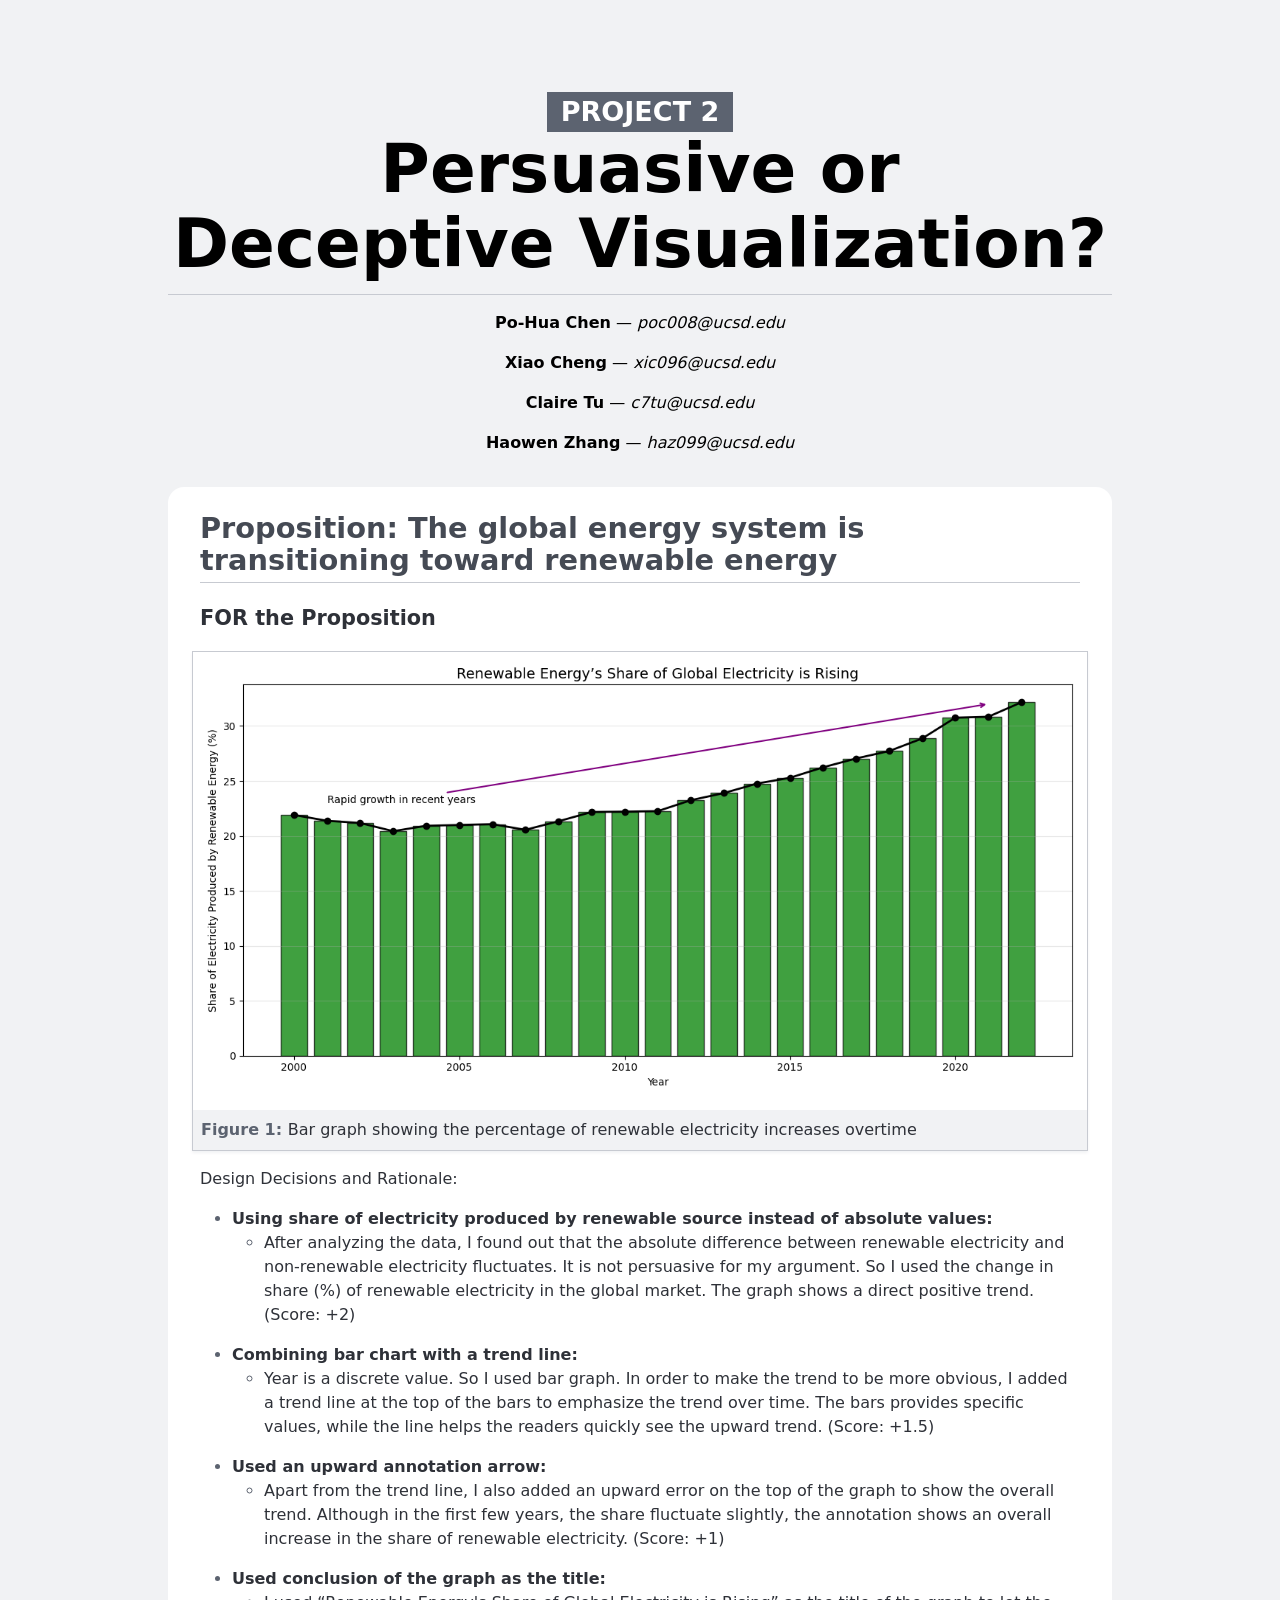
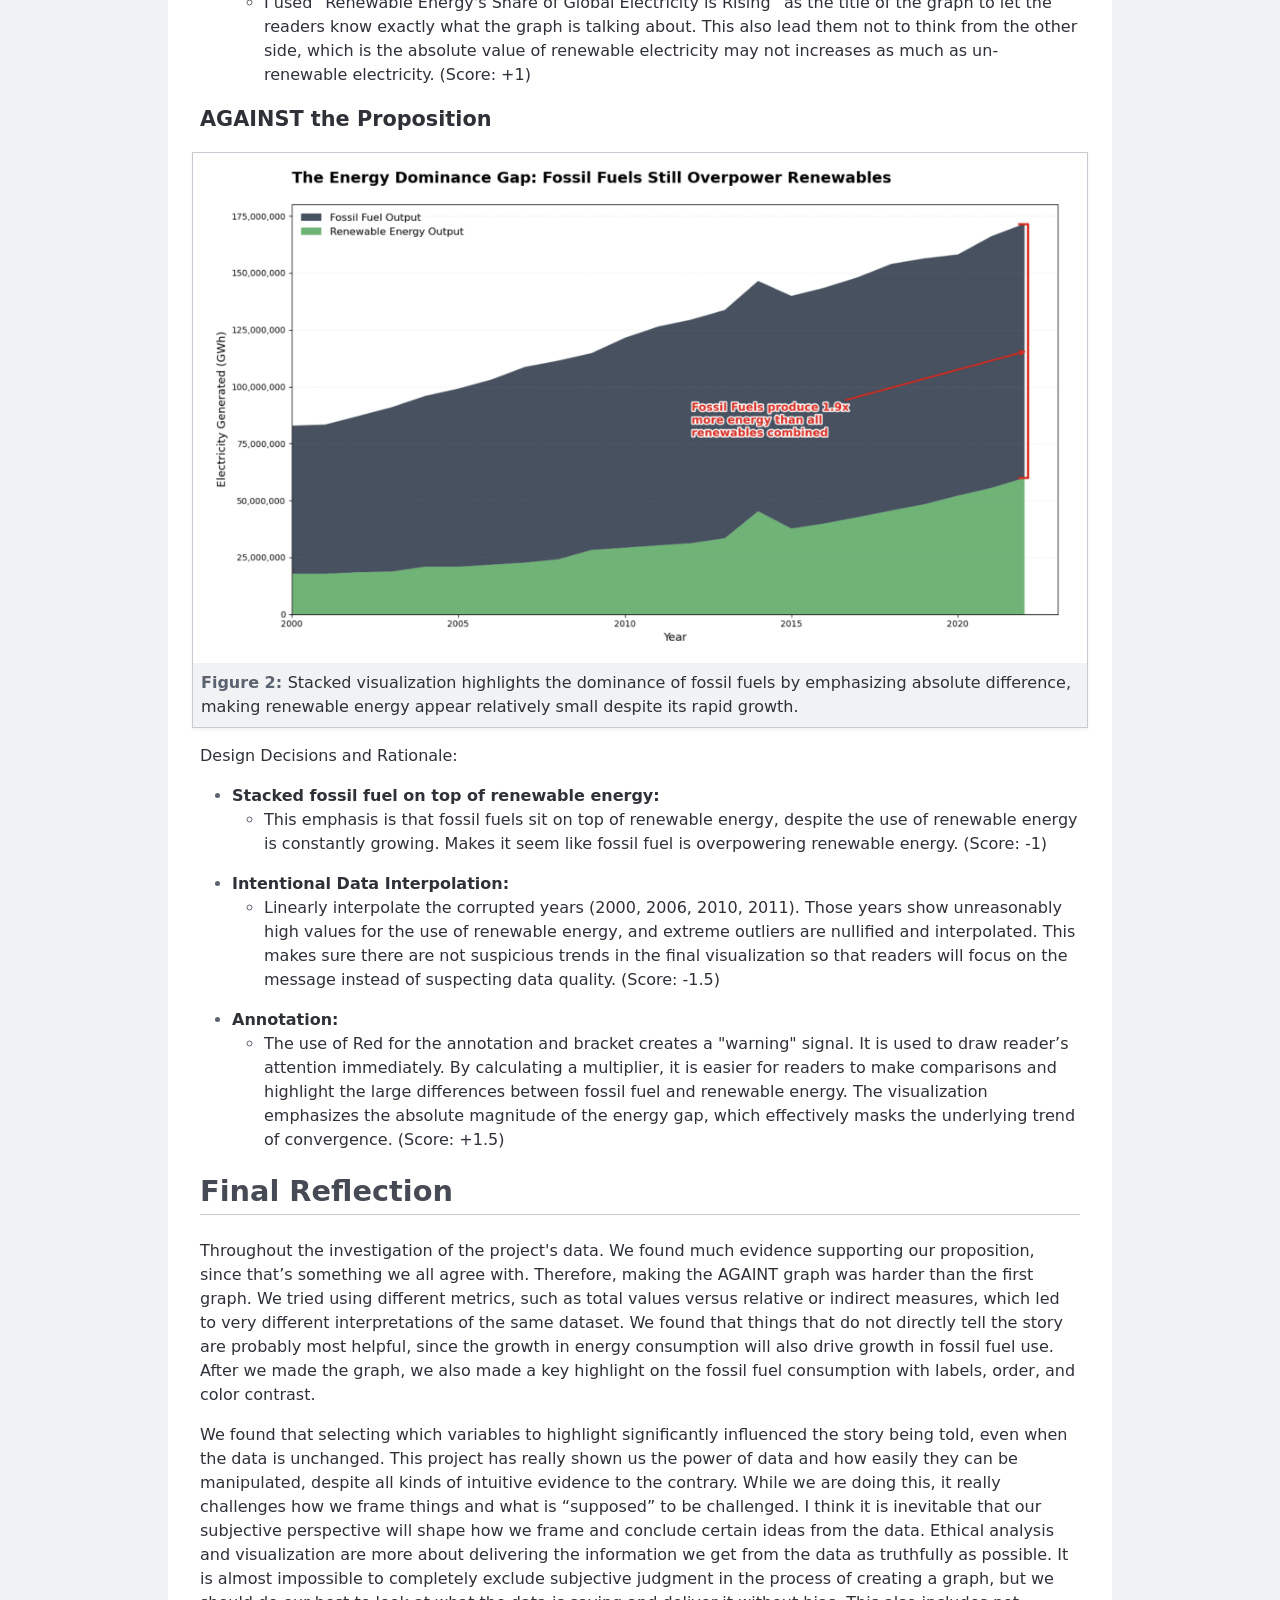
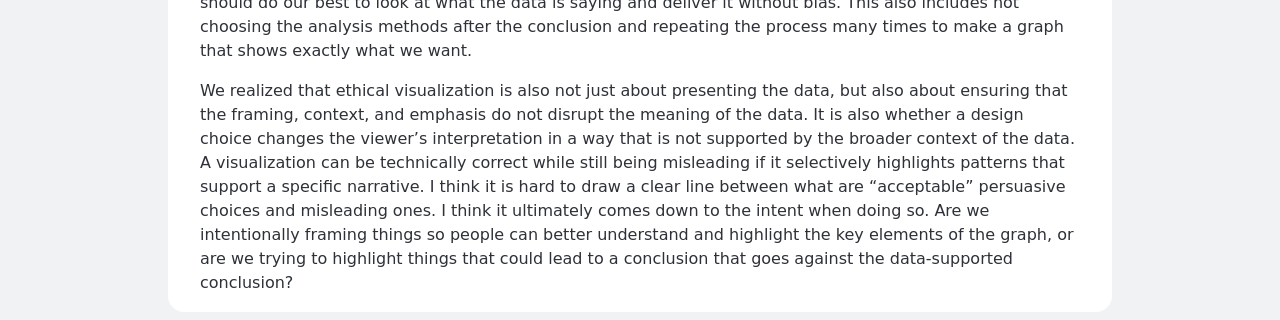
<file: project2/index.html>
<!doctype html>
<html lang="en">
    <head>
        <title>Project 2 Report</title>
        <style>
            :root {
                --color-neutral-95: hsl(220 10% 95%);
                --color-neutral-90: hsl(220 10% 90%);
                --color-neutral-80: hsl(220 10% 80%);
                --color-neutral-70: hsl(220 10% 70%);
                --color-neutral-60: hsl(220 10% 60%);
                --color-neutral-50: hsl(220 10% 50%);
                --color-neutral-40: hsl(220 10% 40%);
                --color-neutral-30: hsl(220 10% 30%);
                --color-neutral-20: hsl(220 10% 20%);
                --color-neutral-10: hsl(220 10% 10%);
            }

            html {
                font: 100%/1.5 system-ui;
                counter-reset: figure;
                background: var(--color-neutral-95);
                max-width: min(75vw, 80em);
                margin: 0 auto;
            }

            /* Headings */

            h1,
            h2,
            h3,
            h4,
            h5,
            h6 {
                line-height: 1.1;
                font-weight: 600;
                text-wrap: balance;
            }

            h1,
            h2 {
                border-bottom: 1px solid var(--color-neutral-80);
                padding-bottom: 0.2em;
            }

            h1 {
                margin-block: 1em 0.5rem;
                font-size: clamp(2.5em, 150% + 2vh + 2vw, 10vmin);
                font-weight: 800;

                small {
                    display: block;
                    width: fit-content;
                    padding: 0.2em 0.5em;
                    margin-inline: auto;
                    color: white;
                    background: var(--color-neutral-40);
                    font-size: 40%;
                    text-transform: uppercase;
                    white-space: nowrap;
                }
            }

            h2 {
                font-size: 180%;
                color: var(--color-neutral-30);
            }

            h3 {
                font-size: 130%;
            }

            /* Lists */

            ul,
            ol {
                padding-inline-start: 2em;
            }

            li {
                &::marker {
                    color: var(--color-neutral-40);
                }

                + li {
                    margin-top: 1em;
                }
            }

            /* Sectioning elements */

            header {
                padding-block: 1em;
                text-align: center;
            }

            main {
                background: white;
                color: var(--color-neutral-20);
                border-radius: 1rem;
                padding: 0.1rem 2rem;
            }

            /* Figures */

            figure {
                margin: 1em 0;
                padding: 0.5rem;
                margin-inline: -0.5em;
                border: 1px solid var(--color-neutral-80);
                box-shadow: 0 0.1em 0.2em var(--color-neutral-95);
                text-align: center;
                background: white;

                > figcaption {
                    font: 500 75% var(--font-sans);
                    background: var(--color-neutral-95);
                    padding: 0.5rem;
                    margin: -0.5rem;
                    margin-top: 0.5rem;
                    counter-increment: figure;
                    text-align: left;

                    &::before {
                        content: "Figure " counter(figure) ": ";
                        font-weight: bold;
                        color: var(--color-neutral-40);
                    }

                    a:not(:hover, :focus, :active) {
                        color: inherit;
                        text-decoration: underline;
                        text-decoration-color: color-mix(
                            in lab,
                            currentColor,
                            transparent 70%
                        );
                    }
                }
            }
        </style>
    </head>

    <body>
        <header>
            <h1>
                <small>Project 2</small>
                Persuasive or Deceptive Visualization?
            </h1>

            <p><strong>Po-Hua Chen</strong> — <em>poc008@ucsd.edu</em></p>
            <p><strong>Xiao Cheng</strong> — <em> xic096@ucsd.edu</em></p>
            <p><strong>Claire Tu</strong> — <em>c7tu@ucsd.edu</em></p>
            <p><strong>Haowen Zhang</strong> — <em>haz099@ucsd.edu</em></p>
        </header>

        <main>
            <h2>Proposition: The global energy system is transitioning toward renewable energy</h2>

            <section>
                <h3>FOR the Proposition</h3>

                <figure>
                    <img src="images/pro1.png" alt="" style="width: 100%; height: auto;">
                    <figcaption>Bar graph showing the percentage of renewable electricity increases overtime</figcaption>
                </figure>
                
                <p>Design Decisions and Rationale:</p>

                
                <ul>
                  <li>
                    <strong>Using share of electricity produced by renewable source instead of absolute values:</strong>
                    <ul>
                      <li>
                        After analyzing the data, I found out that the absolute difference between
                        renewable electricity and non-renewable electricity fluctuates. It is not
                        persuasive for my argument. So I used the change in share (%) of renewable
                        electricity in the global market. The graph shows a direct positive trend. (Score: +2)
                      </li>
                    </ul>
                  </li>
                
                  <li>
                    <strong>Combining bar chart with a trend line:</strong>
                    <ul>
                      <li>
                        Year is a discrete value. So I used bar graph. In order to make the trend to be
                        more obvious, I added a trend line at the top of the bars to emphasize the
                        trend over time. The bars provides specific values, while the line helps the
                        readers quickly see the upward trend. (Score: +1.5)
        
                      </li>
                    </ul>
                  </li>
                
                  <li>
                    <strong>Used an upward annotation arrow:</strong>
                    <ul>
                      <li>
                        Apart from the trend line, I also added an upward error on the top of the graph
                        to show the overall trend. Although in the first few years, the share fluctuate
                        slightly, the annotation shows an overall increase in the share of renewable
                        electricity. (Score: +1)
                      </li>
                    </ul>
                  </li>
                
                  <li>
                    <strong>Used conclusion of the graph as the title:</strong>
                    <ul>
                      <li>
                        I used “Renewable Energy's Share of Global Electricity is Rising” as the title
                        of the graph to let the readers know exactly what the graph is talking about.
                        This also lead them not to think from the other side, which is the absolute
                        value of renewable electricity may not increases as much as un-renewable
                        electricity. (Score: +1)
                      </li>
                    </ul>
                  </li>
                </ul>
                    

            </section>

            <section>
                <h3>AGAINST the Proposition</h3>

                <figure>
                    <img src="images/opp1.png" alt="" style="width: 100%; height: auto;">
                    <figcaption>Stacked visualization highlights the dominance of fossil fuels by emphasizing absolute difference, making renewable energy appear relatively small despite its rapid growth.</figcaption>
                </figure>

                
                <p>Design Decisions and Rationale:</p>
                
                <ul>
                  <li>
                    <strong>Stacked fossil fuel on top of renewable energy:</strong>
                    <ul>
                      <li>
                        This emphasis is that fossil fuels sit on top of renewable energy, despite the use of renewable energy is constantly growing. Makes it seem like fossil fuel is overpowering renewable energy. (Score: -1)
                      </li>
                    </ul>
                  </li>
                
                  <li>
                    <strong>Intentional Data Interpolation:</strong>
                    <ul>
                      <li>
                        Linearly interpolate the corrupted years (2000, 2006, 2010, 2011). Those years show unreasonably high values for the use of renewable energy, and extreme outliers are nullified and interpolated. This makes sure there are not
                        suspicious trends in the final visualization so that readers will focus on the message instead of suspecting data quality.  (Score: -1.5)
        
                      </li>
                    </ul>
                  </li>
                
                  <li>
                    <strong>Annotation:</strong>
                    <ul>
                      <li>
                        The use of Red for the annotation and bracket creates a "warning" signal. It is used to draw reader’s attention immediately. By calculating a multiplier, it is easier for
                        readers to make comparisons and highlight the large differences between fossil fuel and renewable energy. The visualization emphasizes the absolute magnitude of the energy gap, which effectively masks the underlying trend of convergence.  (Score: +1.5)
                      </li>
                    </ul>
                  </li>
                </ul>

            </section>

            <section>
                <h2>Final Reflection</h2>

                <p>    Throughout the investigation of the project's data. We found much evidence supporting our proposition, since that’s something we all agree with. Therefore, making the AGAINT graph was harder than the first graph. We tried using different metrics, such as total values versus relative or indirect measures, which led to very different interpretations of the same dataset. We found that things that do not directly tell the story are probably most helpful, since the growth in energy consumption will also drive growth in fossil fuel use. After we made the graph, we also made a key highlight on the fossil fuel consumption with labels, order, and color contrast. </p>

                <p>    We found that selecting which variables to highlight significantly influenced the story being told, even when the data is unchanged. This project has really shown us the power of data and how easily they can be manipulated, despite all kinds of intuitive evidence to the contrary. While we are doing this, it really challenges how we frame things and what is “supposed” to be challenged. I think it is inevitable that our subjective perspective will shape how we frame and conclude certain ideas from the data. Ethical analysis and visualization are more about delivering the information we get from the data as truthfully as possible. It is almost impossible to completely exclude subjective judgment in the process of creating a graph, but we should do our best to look at what the data is saying and deliver it without bias. This also includes not choosing the analysis methods after the conclusion and repeating the process many times to make a graph that shows exactly what we want. </p> 
                    
                <p>    We realized that ethical visualization is also not just about presenting the data, but also about ensuring that the framing, context, and emphasis do not disrupt  the meaning of the data. It is also whether a design choice changes the viewer’s interpretation in a way that is not supported by the broader context of the data. A visualization can be technically correct while still being misleading if it selectively highlights patterns that support a specific narrative. I think it is hard to draw a clear line between what are “acceptable” persuasive choices and misleading ones. I think it ultimately comes down to the intent when doing so. Are we intentionally framing things so people can better understand and highlight the key elements of the graph, or are we trying to highlight things that could lead to a conclusion that goes against the data-supported conclusion? </p>
                    
            </section>
        </main>
    <script defer src="https://static.cloudflareinsights.com/beacon.min.js/v8c78df7c7c0f484497ecbca7046644da1771523124516" integrity="sha512-8DS7rgIrAmghBFwoOTujcf6D9rXvH8xm8JQ1Ja01h9QX8EzXldiszufYa4IFfKdLUKTTrnSFXLDkUEOTrZQ8Qg==" data-cf-beacon='{"version":"2024.11.0","token":"c822b88e119346678db149ed7b7721c9","r":1,"server_timing":{"name":{"cfCacheStatus":true,"cfEdge":true,"cfExtPri":true,"cfL4":true,"cfOrigin":true,"cfSpeedBrain":true},"location_startswith":null}}' crossorigin="anonymous"></script>
</body>
</html>
</file>
